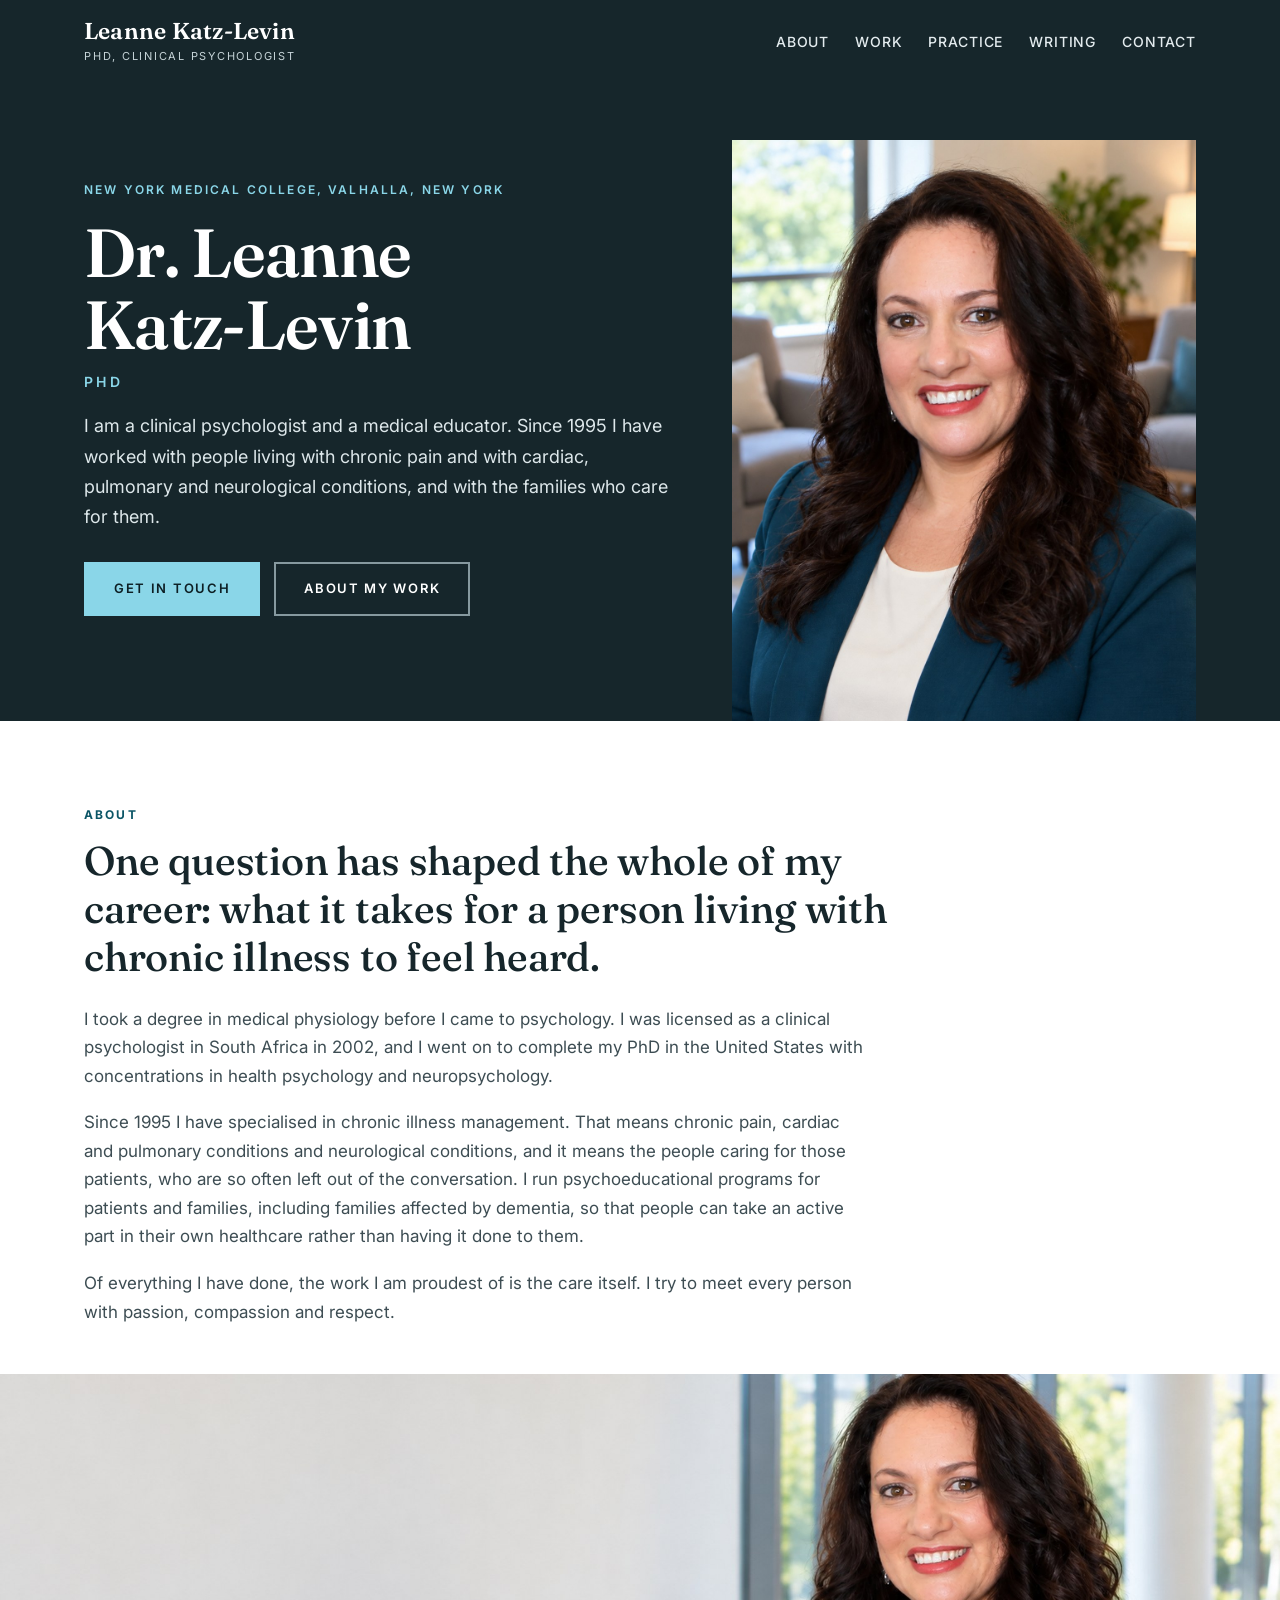
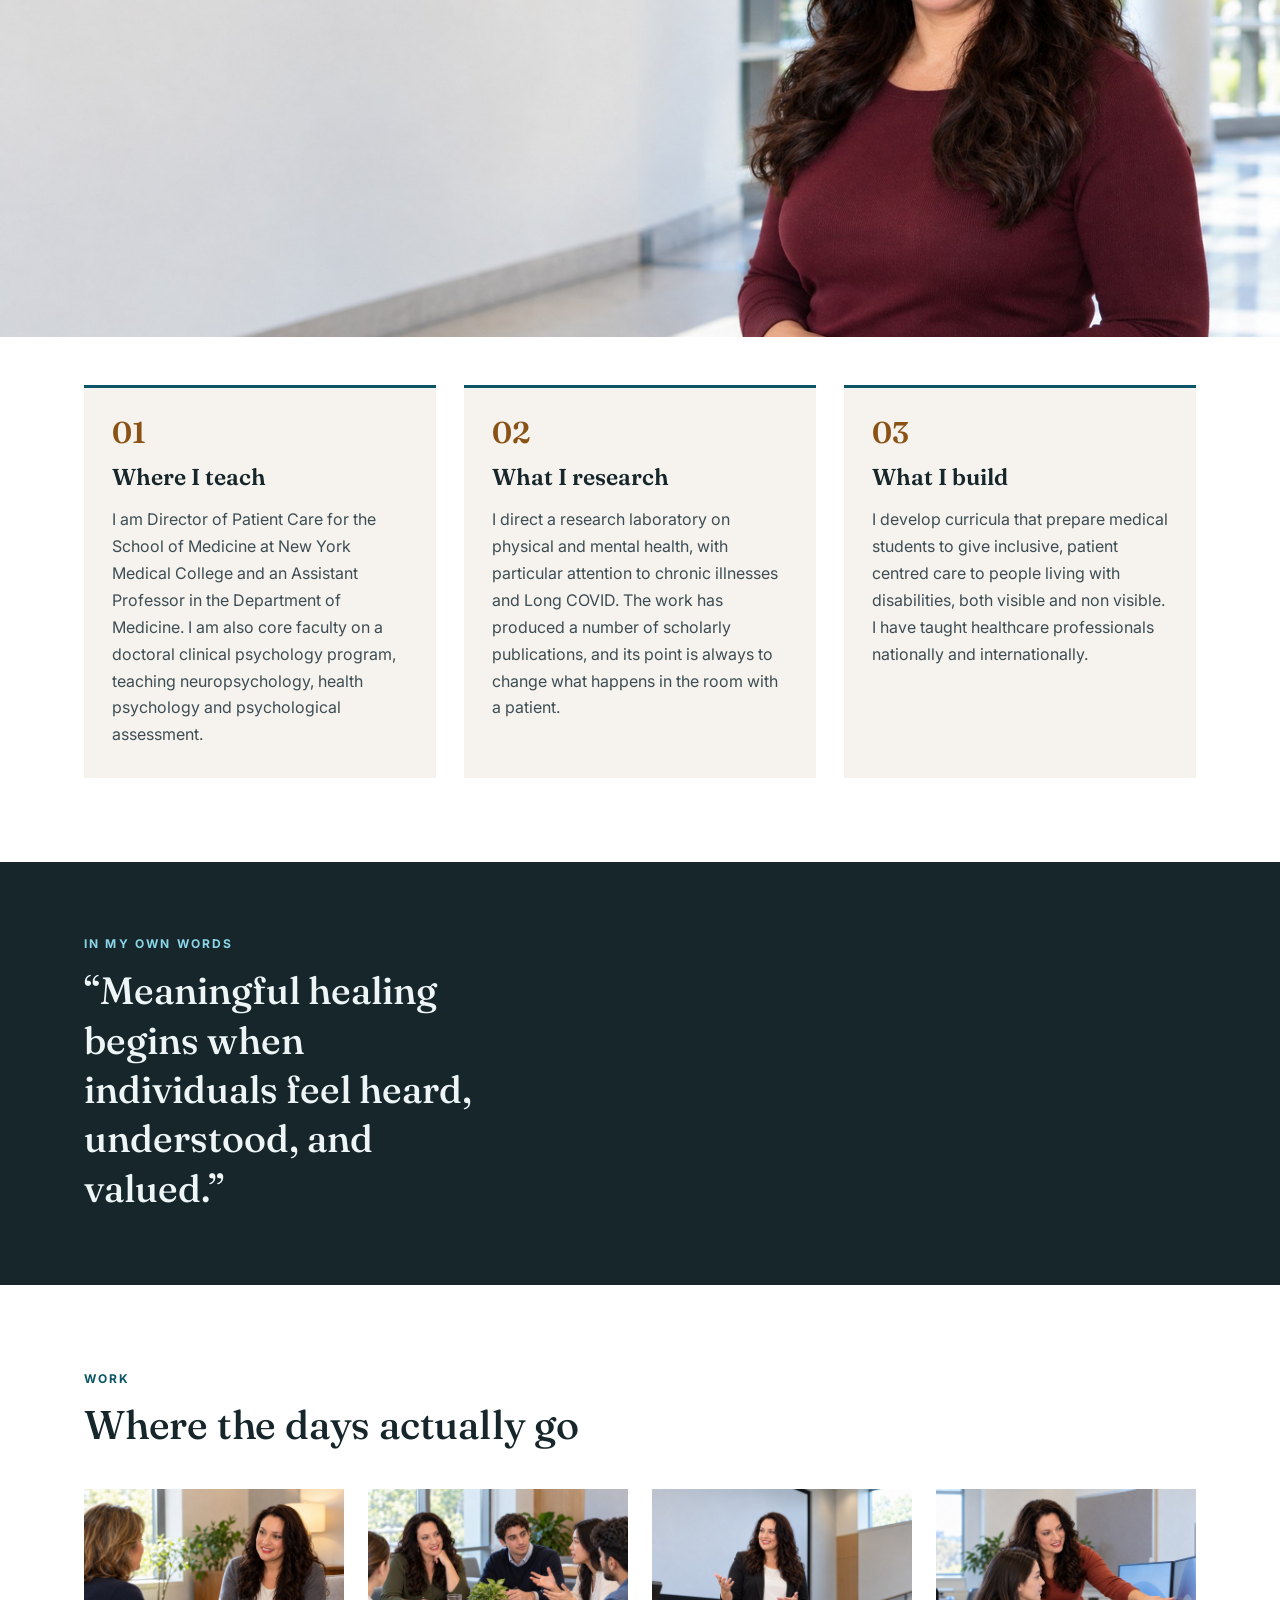
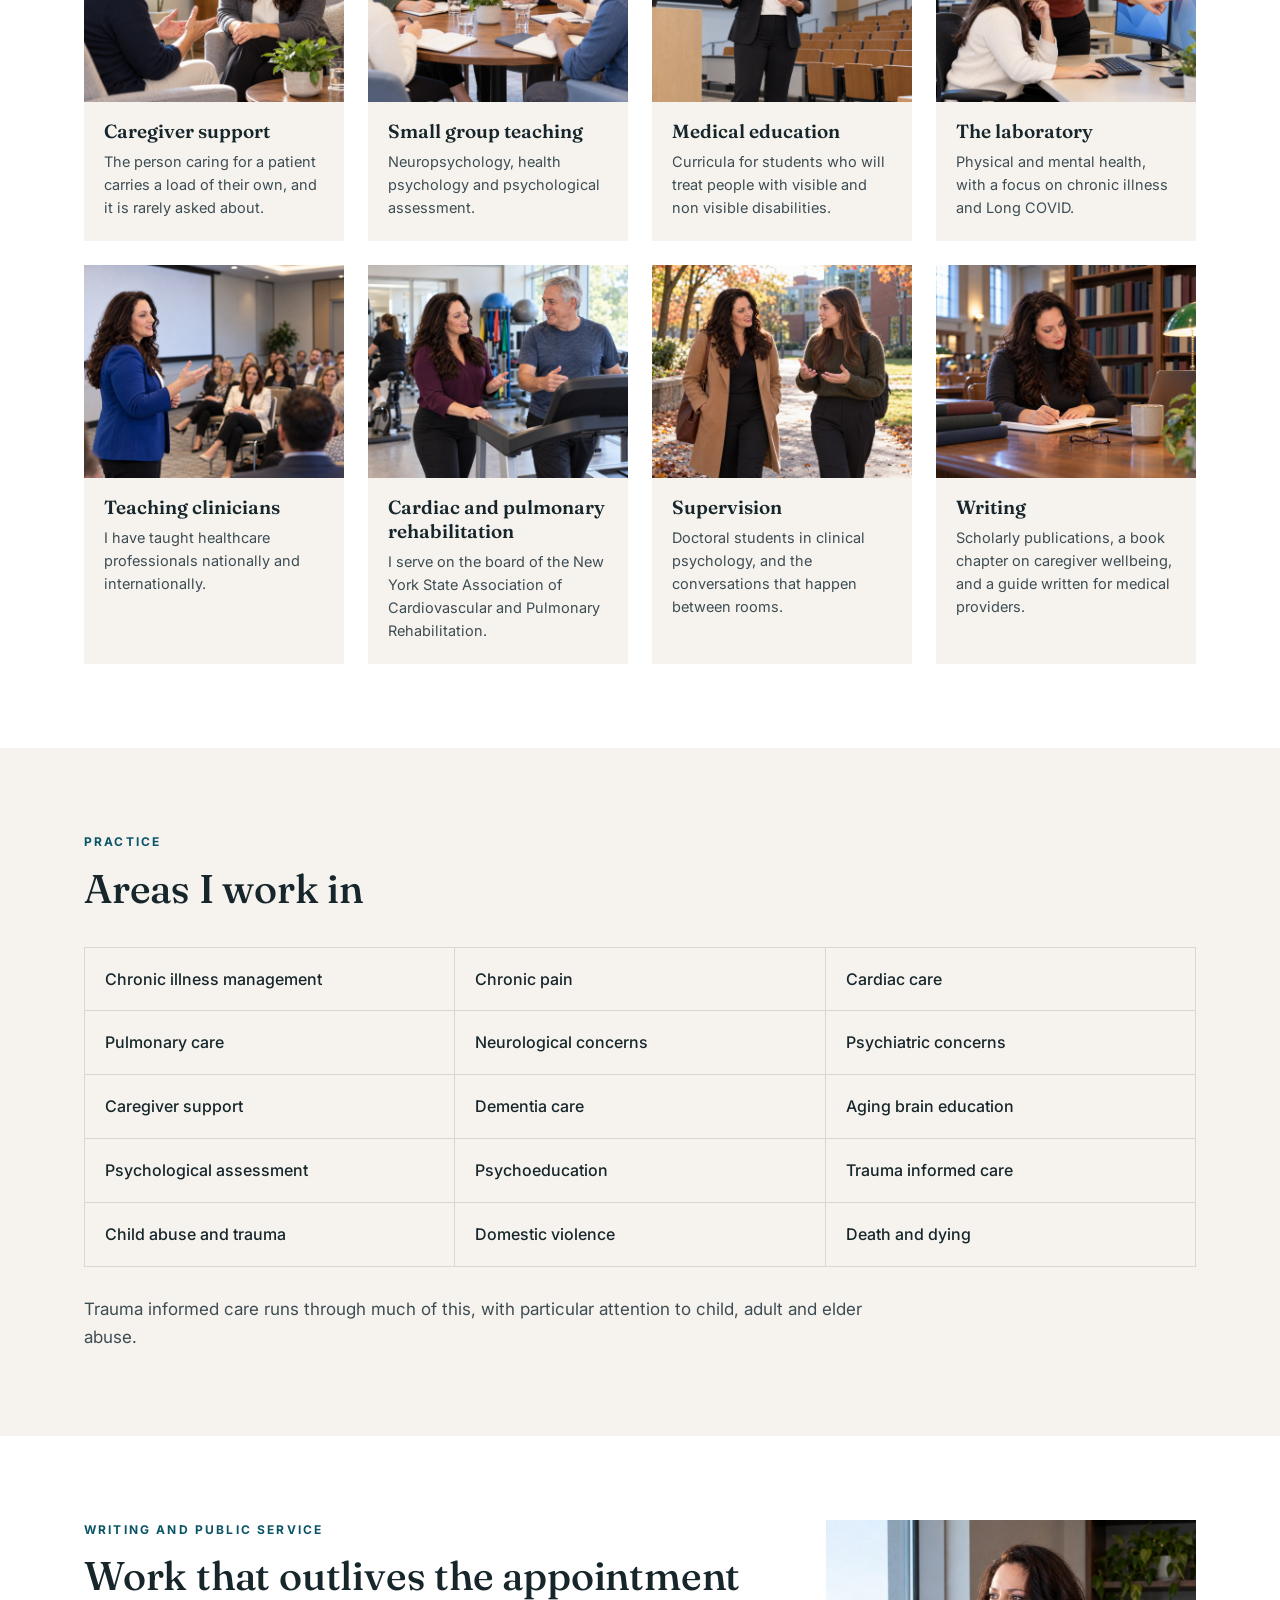
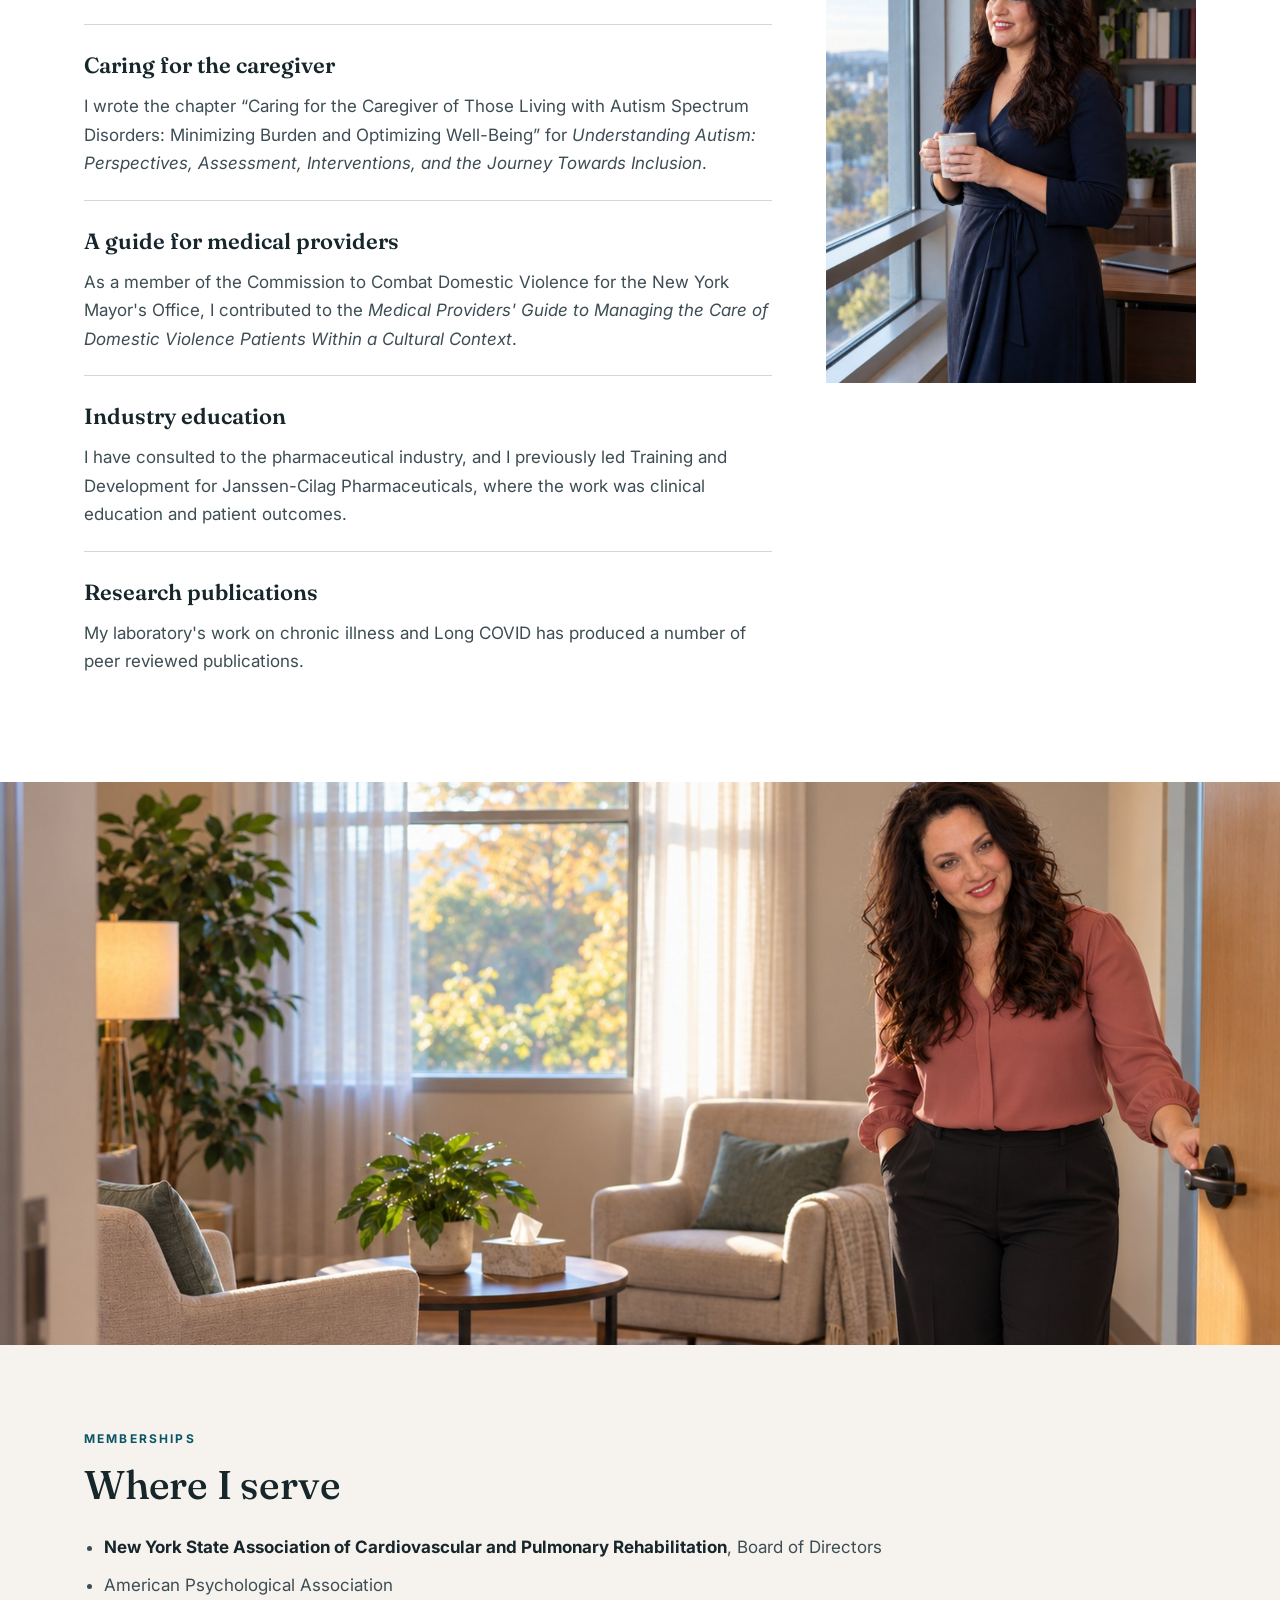
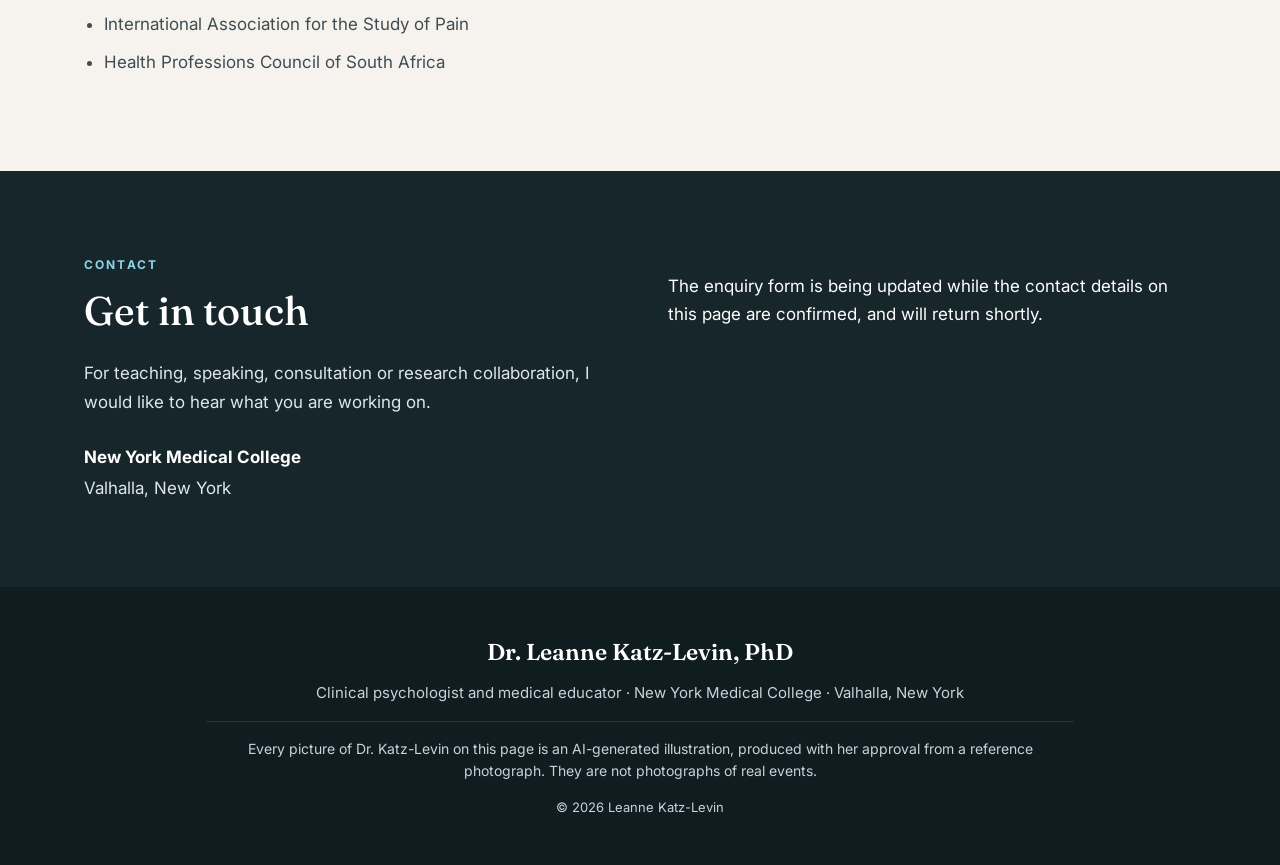
<file: index.html>
<!DOCTYPE html>
<html lang="en">
<head>
<meta charset="utf-8">
<meta content="width=device-width, initial-scale=1, shrink-to-fit=no" name="viewport">
<title>Dr. Leanne Katz-Levin, PhD | Clinical Psychologist and Medical Educator</title>
<!-- STAGING ONLY. When this moves to her own domain: delete the robots meta below and change robots.txt to "Allow: /". -->
<meta name="robots" content="noindex, nofollow">
<meta name="description" content="Dr. Leanne Katz-Levin, PhD, clinical psychologist and medical educator at New York Medical College. Chronic illness management, caregiver support, health psychology, neuropsychology and research into chronic illness and Long COVID.">
<link rel="icon" href="favicon.ico" sizes="any">
<link rel="icon" href="favicon.png" type="image/png">
<link rel="preconnect" href="https://fonts.googleapis.com">
<link rel="preconnect" href="https://fonts.gstatic.com" crossorigin>
<link href="https://fonts.googleapis.com/css2?family=Fraunces:opsz,wght@9..144,500;9..144,600&family=Inter:wght@400;500;600;700&display=swap" rel="stylesheet">
<link href="css/lk.css" rel="stylesheet">
</head>

<body>

<a class="lk-skip" href="#main">Skip to content</a>

<header class="lk-header" id="home">
  <div class="lk-bar">
    <a class="lk-brand" href="#home">
      <span class="lk-brand-name">Leanne Katz-Levin</span>
      <span class="lk-brand-role">PhD, Clinical Psychologist</span>
    </a>
    <nav class="lk-nav" aria-label="Main">
      <ul>
        <li><a class="lk-nav-link" href="#about">About</a></li>
        <li><a class="lk-nav-link" href="#work">Work</a></li>
        <li><a class="lk-nav-link" href="#practice">Practice</a></li>
        <li><a class="lk-nav-link" href="#writing">Writing</a></li>
        <li><a class="lk-nav-link" href="#contact">Contact</a></li>
      </ul>
    </nav>
    <button class="lk-menu-btn" id="lk-menu-btn" type="button" aria-expanded="false" aria-controls="lk-menu">
      <span class="lk-menu-btn-label">Menu</span>
      <span class="lk-menu-bars" aria-hidden="true"><span></span><span></span><span></span></span>
    </button>
  </div>

  <div class="lk-menu" id="lk-menu" hidden>
    <div class="lk-menu-inner">
      <button class="lk-menu-close" id="lk-menu-close" type="button" aria-label="Close menu"><span aria-hidden="true">&times;</span></button>
      <nav aria-label="Menu">
        <ul class="lk-menu-list">
          <li><a class="lk-menu-link" href="#about">About</a></li>
          <li><a class="lk-menu-link" href="#work">Work</a></li>
          <li><a class="lk-menu-link" href="#practice">Practice</a></li>
          <li><a class="lk-menu-link" href="#writing">Writing</a></li>
          <li><a class="lk-menu-link" href="#memberships">Memberships</a></li>
          <li><a class="lk-menu-link" href="#contact">Contact</a></li>
        </ul>
      </nav>
      <p class="lk-menu-foot">New York Medical College<br>Valhalla, New York</p>
    </div>
  </div>
</header>

<main id="main">

<section class="lk-hero" aria-labelledby="lk-hero-h">
  <div class="lk-container lk-hero-grid">
    <div class="lk-hero-text">
      <p class="lk-eyebrow">New York Medical College, Valhalla, New York</p>
      <h1 class="lk-h1" id="lk-hero-h">Dr. Leanne<span>Katz-Levin</span><em>PhD</em></h1>
      <p class="lk-lede">I am a clinical psychologist and a medical educator. Since 1995 I have worked with people living with chronic pain and with cardiac, pulmonary and neurological conditions, and with the families who care for them.</p>
      <div class="lk-hero-actions">
        <a class="lk-btn lk-btn-solid" href="#contact">Get in touch</a>
        <a class="lk-btn lk-btn-ghost" href="#about">About my work</a>
      </div>
    </div>
    <div class="lk-hero-media">
      <img src="img/portrait.jpg" width="1120" height="1400" alt="Dr. Leanne Katz-Levin" fetchpriority="high">
    </div>
  </div>
</section>

<section class="lk-sec" id="about" aria-labelledby="lk-about-h">
  <div class="lk-container">
    <p class="lk-kicker">About</p>
    <h2 class="lk-h2" id="lk-about-h">One question has shaped the whole of my career: what it takes for a person living with chronic illness to feel heard.</h2>
    <div class="lk-prose">
      <p>I took a degree in medical physiology before I came to psychology. I was licensed as a clinical psychologist in South Africa in 2002, and I went on to complete my PhD in the United States with concentrations in health psychology and neuropsychology.</p>
      <p>Since 1995 I have specialised in chronic illness management. That means chronic pain, cardiac and pulmonary conditions and neurological conditions, and it means the people caring for those patients, who are so often left out of the conversation. I run psychoeducational programs for patients and families, including families affected by dementia, so that people can take an active part in their own healthcare rather than having it done to them.</p>
      <p>Of everything I have done, the work I am proudest of is the care itself. I try to meet every person with passion, compassion and respect.</p>
    </div>
  </div>

  <div class="lk-about-media">
    <img src="img/band-atrium.jpg" width="2048" height="900" alt="Dr. Katz-Levin standing in a university teaching atrium" loading="lazy">
  </div>

  <div class="lk-container">
    <div class="lk-cards">
      <article class="lk-card">
        <p class="lk-card-num">01</p>
        <h3 class="lk-card-h">Where I teach</h3>
        <p class="lk-card-t">I am Director of Patient Care for the School of Medicine at New York Medical College and an Assistant Professor in the Department of Medicine. I am also core faculty on a doctoral clinical psychology program, teaching neuropsychology, health psychology and psychological assessment.</p>
      </article>
      <article class="lk-card">
        <p class="lk-card-num">02</p>
        <h3 class="lk-card-h">What I research</h3>
        <p class="lk-card-t">I direct a research laboratory on physical and mental health, with particular attention to chronic illnesses and Long COVID. The work has produced a number of scholarly publications, and its point is always to change what happens in the room with a patient.</p>
      </article>
      <article class="lk-card">
        <p class="lk-card-num">03</p>
        <h3 class="lk-card-h">What I build</h3>
        <p class="lk-card-t">I develop curricula that prepare medical students to give inclusive, patient centred care to people living with disabilities, both visible and non visible. I have taught healthcare professionals nationally and internationally.</p>
      </article>
    </div>
  </div>
</section>

<section class="lk-quote-sec" aria-label="A quotation from Dr. Katz-Levin">
  <div class="lk-container">
    <p class="lk-kicker lk-kicker-light">In my own words</p>
    <blockquote class="lk-quote">
      <p>&ldquo;Meaningful healing begins when individuals feel heard, understood, and valued.&rdquo;</p>
    </blockquote>
  </div>
</section>

<section class="lk-sec" id="work" aria-labelledby="lk-work-h">
  <div class="lk-container">
    <p class="lk-kicker">Work</p>
    <h2 class="lk-h2" id="lk-work-h">Where the days actually go</h2>
    <div class="lk-grid">
      <figure class="lk-tile">
        <img src="img/w-listening.jpg" width="1100" height="900" alt="Dr. Katz-Levin listening to a family caregiver in a consultation room" loading="lazy">
        <figcaption><span class="lk-tile-h">Caregiver support</span><span class="lk-tile-t">The person caring for a patient carries a load of their own, and it is rarely asked about.</span></figcaption>
      </figure>
      <figure class="lk-tile">
        <img src="img/w-teaching.jpg" width="1100" height="900" alt="Dr. Katz-Levin in a small group teaching session with medical students" loading="lazy">
        <figcaption><span class="lk-tile-h">Small group teaching</span><span class="lk-tile-t">Neuropsychology, health psychology and psychological assessment.</span></figcaption>
      </figure>
      <figure class="lk-tile">
        <img src="img/w-lecture.jpg" width="1100" height="900" alt="Dr. Katz-Levin at the front of a medical school lecture room" loading="lazy">
        <figcaption><span class="lk-tile-h">Medical education</span><span class="lk-tile-t">Curricula for students who will treat people with visible and non visible disabilities.</span></figcaption>
      </figure>
      <figure class="lk-tile">
        <img src="img/w-research.jpg" width="1100" height="900" alt="Dr. Katz-Levin reviewing findings with a researcher in her laboratory" loading="lazy">
        <figcaption><span class="lk-tile-h">The laboratory</span><span class="lk-tile-t">Physical and mental health, with a focus on chronic illness and Long COVID.</span></figcaption>
      </figure>
      <figure class="lk-tile">
        <img src="img/w-conference.jpg" width="1100" height="900" alt="Dr. Katz-Levin presenting to a room of healthcare professionals" loading="lazy">
        <figcaption><span class="lk-tile-h">Teaching clinicians</span><span class="lk-tile-t">I have taught healthcare professionals nationally and internationally.</span></figcaption>
      </figure>
      <figure class="lk-tile">
        <img src="img/w-rehab.jpg" width="1100" height="900" alt="Dr. Katz-Levin talking with a participant in a cardiac and pulmonary rehabilitation gym" loading="lazy">
        <figcaption><span class="lk-tile-h">Cardiac and pulmonary rehabilitation</span><span class="lk-tile-t">I serve on the board of the New York State Association of Cardiovascular and Pulmonary Rehabilitation.</span></figcaption>
      </figure>
      <figure class="lk-tile">
        <img src="img/w-campus.jpg" width="1100" height="900" alt="Dr. Katz-Levin walking across campus with a doctoral student" loading="lazy">
        <figcaption><span class="lk-tile-h">Supervision</span><span class="lk-tile-t">Doctoral students in clinical psychology, and the conversations that happen between rooms.</span></figcaption>
      </figure>
      <figure class="lk-tile">
        <img src="img/w-writing.jpg" width="1100" height="900" alt="Dr. Katz-Levin writing at a desk in a library reading room" loading="lazy">
        <figcaption><span class="lk-tile-h">Writing</span><span class="lk-tile-t">Scholarly publications, a book chapter on caregiver wellbeing, and a guide written for medical providers.</span></figcaption>
      </figure>
    </div>
  </div>
</section>

<section class="lk-sec lk-sec-alt" id="practice" aria-labelledby="lk-prac-h">
  <div class="lk-container">
    <p class="lk-kicker">Practice</p>
    <h2 class="lk-h2" id="lk-prac-h">Areas I work in</h2>
    <ul class="lk-caps">
      <li>Chronic illness management</li>
      <li>Chronic pain</li>
      <li>Cardiac care</li>
      <li>Pulmonary care</li>
      <li>Neurological concerns</li>
      <li>Psychiatric concerns</li>
      <li>Caregiver support</li>
      <li>Dementia care</li>
      <li>Aging brain education</li>
      <li>Psychological assessment</li>
      <li>Psychoeducation</li>
      <li>Trauma informed care</li>
      <li>Child abuse and trauma</li>
      <li>Domestic violence</li>
      <li>Death and dying</li>
    </ul>
    <p class="lk-note">Trauma informed care runs through much of this, with particular attention to child, adult and elder abuse.</p>
  </div>
</section>

<section class="lk-sec" id="writing" aria-labelledby="lk-writ-h">
  <div class="lk-container lk-split">
    <div>
      <p class="lk-kicker">Writing and public service</p>
      <h2 class="lk-h2" id="lk-writ-h">Work that outlives the appointment</h2>

      <div class="lk-item">
        <h3 class="lk-item-h">Caring for the caregiver</h3>
        <p class="lk-item-t">I wrote the chapter &ldquo;Caring for the Caregiver of Those Living with Autism Spectrum Disorders: Minimizing Burden and Optimizing Well-Being&rdquo; for <cite>Understanding Autism: Perspectives, Assessment, Interventions, and the Journey Towards Inclusion</cite>.</p>
      </div>

      <div class="lk-item">
        <h3 class="lk-item-h">A guide for medical providers</h3>
        <p class="lk-item-t">As a member of the Commission to Combat Domestic Violence for the New York Mayor's Office, I contributed to the <cite>Medical Providers' Guide to Managing the Care of Domestic Violence Patients Within a Cultural Context</cite>.</p>
      </div>

      <div class="lk-item">
        <h3 class="lk-item-h">Industry education</h3>
        <p class="lk-item-t">I have consulted to the pharmaceutical industry, and I previously led Training and Development for Janssen-Cilag Pharmaceuticals, where the work was clinical education and patient outcomes.</p>
      </div>

      <div class="lk-item">
        <h3 class="lk-item-h">Research publications</h3>
        <p class="lk-item-t">My laboratory's work on chronic illness and Long COVID has produced a number of peer reviewed publications.</p>
      </div>
    </div>
    <div class="lk-split-media">
      <img src="img/office.jpg" width="1000" height="1250" alt="Dr. Katz-Levin at her office window early in the morning" loading="lazy">
    </div>
  </div>
</section>

<div class="lk-band">
  <img src="img/band-room.jpg" width="2048" height="900" alt="Dr. Katz-Levin at the open door of a consultation room" loading="lazy">
</div>

<section class="lk-sec lk-sec-alt" id="memberships" aria-labelledby="lk-mem-h">
  <div class="lk-container">
    <p class="lk-kicker">Memberships</p>
    <h2 class="lk-h2" id="lk-mem-h">Where I serve</h2>
    <ul class="lk-list">
      <li><strong>New York State Association of Cardiovascular and Pulmonary Rehabilitation</strong>, Board of Directors</li>
      <li>American Psychological Association</li>
      <li>International Association for the Study of Pain</li>
      <li>Health Professions Council of South Africa</li>
    </ul>
  </div>
</section>

<section class="lk-contact" id="contact" aria-labelledby="lk-con-h">
  <div class="lk-container lk-con-grid">
    <div>
      <p class="lk-kicker lk-kicker-light">Contact</p>
      <h2 class="lk-h2 lk-h2-light" id="lk-con-h">Get in touch</h2>
      <p class="lk-con-t">For teaching, speaking, consultation or research collaboration, I would like to hear what you are working on.</p>
      <address class="lk-address">
        <strong>New York Medical College</strong><br>
        Valhalla, New York
      </address>
    </div>

    <div class="lk-con-form">
      <!-- Enquiry form withdrawn 2026-10-06. The address it delivered to,
           lkatzlevine@gmail.com, hard bounced on 6 October, so every message sent through
           this form would have been accepted by the page and then silently lost. A form
           that discards enquiries is worse than no form. Note that the same transposition
           appears in her name on the client sheet, which reads Levine where she publishes
           as Katz-Levin, so the address on file may carry the same slip. Do not guess at a
           corrected spelling. Restore the markup below once a working address is confirmed.
      <form action="https://formsubmit.co/REPLACE-WITH-WORKING-ADDRESS" method="POST">
        <input type="hidden" name="_subject" value="New message from the Dr. Leanne Katz-Levin website">
        <input type="hidden" name="_template" value="table">
        <input type="hidden" name="_captcha" value="true">
        <input type="text" name="_honey" class="lk-hp" tabindex="-1" autocomplete="off" aria-hidden="true">
        <div class="lk-field-row">
          <p class="lk-field"><label for="f-name">Name</label><input id="f-name" name="name" type="text" required autocomplete="name"></p>
          <p class="lk-field"><label for="f-email">Email</label><input id="f-email" name="email" type="email" required autocomplete="email"></p>
        </div>
        <p class="lk-field"><label for="f-org">Organisation</label><input id="f-org" name="organisation" type="text" autocomplete="organization"></p>
        <p class="lk-field"><label for="f-msg">Message</label><textarea id="f-msg" name="message" rows="5" required></textarea></p>
        <button class="lk-btn lk-btn-solid lk-btn-wide" type="submit">Send message</button>
      </form>
      -->
      <p>The enquiry form is being updated while the contact details on this page are confirmed, and will return shortly.</p>
    </div>
  </div>
</section>

</main>

<footer class="lk-footer">
  <div class="lk-container">
    <p class="lk-foot-name">Dr. Leanne Katz-Levin, PhD</p>
    <p class="lk-foot-t">Clinical psychologist and medical educator &middot; New York Medical College &middot; Valhalla, New York</p>
    <p class="lk-foot-note">Every picture of Dr. Katz-Levin on this page is an AI-generated illustration, produced with her approval from a reference photograph. They are not photographs of real events.</p>
    <p class="lk-foot-c">&copy; 2026 Leanne Katz-Levin</p>
  </div>
</footer>

<a class="lk-top" href="#home" aria-label="Back to top"><span aria-hidden="true">&uarr;</span></a>

<script src="js/lk.js"></script>
</body>
</html>
</file>
<file: css/lk.css>
/* Dr. Leanne Katz-Levin, PhD. Own prefix lk-, no demo stylesheet loaded.
   Accent tokens, each measured against the ground it is used on:
     --lk-ink      #16262b on #ffffff = 13.72:1
     --lk-body     #3d4d53 on #ffffff =  8.07:1
     --lk-accent   #0b5566 on #ffffff =  7.68:1   kickers and links on white
     --lk-accent-l #8ad6e8 on #16262b = 10.11:1   links and kickers on the dark ground
     --lk-amber    #8a5214 on #f6f3ef =  7.09:1   card numerals on the tinted ground
*/

:root{
  --lk-ink:#16262b;
  --lk-body:#3d4d53;
  --lk-accent:#0b5566;
  --lk-accent-l:#8ad6e8;
  --lk-amber:#8a5214;
  --lk-white:#ffffff;
  --lk-tint:#f6f3ef;
  --lk-rule:#ddd6cd;
  --lk-dark:#16262b;
  --lk-dark-2:#0f1c20;
  --lk-max:1160px;
  --lk-sans:"Inter",-apple-system,BlinkMacSystemFont,"Segoe UI",Helvetica,Arial,sans-serif;
  --lk-disp:"Fraunces","Iowan Old Style",Georgia,serif;
}

*,*::before,*::after{box-sizing:border-box;}
body{
  margin:0;background:var(--lk-white);color:var(--lk-body);
  font-family:var(--lk-sans);font-size:17px;line-height:1.68;
  -webkit-font-smoothing:antialiased;overflow-x:hidden;
}
img{max-width:100%;height:auto;display:block;}
a{color:var(--lk-accent);}
a:hover{color:var(--lk-ink);}

.lk-container{max-width:var(--lk-max);margin:0 auto;padding:0 24px;}

.lk-skip{
  position:absolute;left:-9999px;top:0;z-index:200;
  background:var(--lk-ink);color:#fff;padding:12px 18px;font-weight:600;text-decoration:none;
}
.lk-skip:focus{left:8px;top:8px;color:#fff;}

/* header */
.lk-header{position:relative;z-index:60;background:var(--lk-ink);}
.lk-bar{max-width:var(--lk-max);margin:0 auto;padding:18px 24px;display:flex;align-items:center;gap:24px;}
.lk-brand{margin-right:auto;text-decoration:none;}
.lk-brand:hover{text-decoration:none;}
.lk-brand-name{
  display:block;font-family:var(--lk-disp);font-size:23px;font-weight:600;
  color:#fff;line-height:1.15;letter-spacing:.01em;
}
.lk-brand-role{
  display:block;font-size:11px;letter-spacing:.16em;text-transform:uppercase;
  color:#c6d4d8;margin-top:3px;
}
.lk-nav ul{list-style:none;margin:0;padding:0;display:flex;gap:26px;}
.lk-nav-link{
  color:#e3ebee;text-decoration:none;font-size:14px;font-weight:500;
  letter-spacing:.06em;text-transform:uppercase;padding:6px 0;display:inline-block;
}
.lk-nav-link:hover,.lk-nav-link:focus{color:#fff;text-decoration:none;}
.lk-nav-link:focus-visible{outline:2px solid var(--lk-accent-l);outline-offset:4px;color:#fff;}

.lk-menu-btn{
  display:none;align-items:center;gap:10px;background:none;border:1px solid #4a5f66;
  color:#fff;padding:8px 14px;cursor:pointer;font-family:inherit;
  font-size:12px;letter-spacing:.14em;text-transform:uppercase;
}
.lk-menu-btn:focus-visible{outline:2px solid var(--lk-accent-l);outline-offset:3px;color:#fff;}
.lk-menu-bars{display:inline-block;width:18px;}
.lk-menu-bars span{display:block;height:2px;background:#fff;margin:3px 0;}

.lk-menu{position:fixed;inset:0;z-index:120;background:var(--lk-dark-2);padding:80px 24px 40px;overflow-y:auto;}
.lk-menu[hidden]{display:none;}
.lk-menu-inner{max-width:520px;margin:0 auto;}
.lk-menu-close{
  position:absolute;top:18px;right:20px;background:none;border:0;color:#fff;
  font-size:34px;line-height:1;cursor:pointer;padding:6px 12px;
}
.lk-menu-close:focus-visible{outline:2px solid var(--lk-accent-l);outline-offset:6px;color:#fff;}
.lk-menu-list{list-style:none;margin:0;padding:0;}
.lk-menu-list li{border-bottom:1px solid #27383d;}
.lk-menu-link{
  display:block;padding:15px 0;color:#f0f5f6;text-decoration:none;
  font-family:var(--lk-disp);font-size:27px;font-weight:600;
}
.lk-menu-link:hover{color:var(--lk-accent-l);text-decoration:none;}
.lk-menu-link:focus-visible{outline:2px solid var(--lk-accent-l);outline-offset:4px;color:#fff;}
.lk-menu-foot{margin-top:28px;color:#c6d4d8;font-size:14px;line-height:1.7;}

/* hero */
.lk-hero{background:var(--lk-ink);color:#fff;}
.lk-hero-grid{display:grid;grid-template-columns:1fr 0.78fr;gap:52px;align-items:center;padding-top:56px;}
.lk-hero-text{padding-bottom:64px;}
.lk-eyebrow{margin:0 0 16px;font-size:12px;letter-spacing:.18em;text-transform:uppercase;color:var(--lk-accent-l);font-weight:600;}
.lk-h1{
  font-family:var(--lk-disp);font-weight:600;color:#fff;
  font-size:clamp(40px,5.6vw,68px);line-height:1.06;margin:0 0 22px;letter-spacing:-.01em;
}
.lk-h1 span{display:block;}
.lk-h1 em{
  display:block;font-style:normal;font-family:var(--lk-sans);font-weight:600;
  font-size:14px;letter-spacing:.24em;text-transform:uppercase;color:var(--lk-accent-l);margin-top:14px;
}
.lk-lede{color:#dde7ea;font-size:18px;margin:0 0 30px;max-width:36em;}
.lk-hero-actions{display:flex;flex-wrap:wrap;gap:14px;}

/* buttons */
.lk-btn{
  display:inline-block;padding:14px 28px;text-decoration:none;cursor:pointer;
  font-family:inherit;font-size:13px;letter-spacing:.13em;text-transform:uppercase;
  font-weight:600;border:2px solid transparent;
}
.lk-btn-solid{background:var(--lk-accent-l);color:#0d1f24;border-color:var(--lk-accent-l);}
.lk-btn-solid:hover{background:#a9e3f1;color:#0d1f24;text-decoration:none;}
.lk-btn-solid:focus-visible{outline:2px solid #ffffff;outline-offset:3px;color:#0d1f24;}
.lk-btn-ghost{color:#ffffff;border-color:#86999f;background:transparent;}
.lk-btn-ghost:hover{border-color:#ffffff;color:#ffffff;text-decoration:none;}
.lk-btn-ghost:focus-visible{outline:2px solid var(--lk-accent-l);outline-offset:3px;color:#ffffff;}
.lk-btn-wide{width:100%;text-align:center;}

/* sections */
.lk-sec{padding:84px 0;background:var(--lk-white);}
.lk-sec-alt{background:var(--lk-tint);}
.lk-kicker{margin:0 0 12px;font-size:12px;letter-spacing:.18em;text-transform:uppercase;font-weight:700;color:var(--lk-accent);}
.lk-kicker-light{color:var(--lk-accent-l);}
.lk-h2{
  font-family:var(--lk-disp);font-weight:500;color:var(--lk-ink);
  font-size:clamp(27px,3.2vw,40px);line-height:1.2;margin:0 0 24px;max-width:21em;letter-spacing:-.005em;
}
.lk-h2-light{color:#ffffff;}
.lk-prose{max-width:46em;}
.lk-prose p{margin:0 0 18px;}
.lk-note{margin:28px 0 0;color:var(--lk-body);max-width:46em;}

.lk-about-media{margin:48px 0;}
.lk-about-media img{width:100%;}
.lk-band img{width:100%;}

.lk-cards{display:grid;grid-template-columns:repeat(3,1fr);gap:28px;}
.lk-card{background:var(--lk-tint);padding:30px 28px;border-top:3px solid var(--lk-accent);}
.lk-card-num{margin:0 0 10px;font-family:var(--lk-disp);font-size:30px;font-weight:600;color:var(--lk-amber);line-height:1;}
.lk-card-h{font-family:var(--lk-disp);font-size:23px;font-weight:600;color:var(--lk-ink);margin:0 0 10px;}
.lk-card-t{margin:0;color:var(--lk-body);font-size:16px;}

/* quote */
.lk-quote-sec{background:var(--lk-dark);color:#fff;padding:72px 0;}
.lk-quote{margin:0;max-width:24em;}
.lk-quote p{
  margin:0;color:#eef5f7;font-family:var(--lk-disp);font-weight:500;
  font-size:clamp(24px,3.2vw,38px);line-height:1.3;
}

/* work grid */
.lk-grid{display:grid;grid-template-columns:repeat(4,1fr);gap:24px;margin-top:40px;}
.lk-tile{margin:0;background:var(--lk-tint);}
.lk-tile img{width:100%;}
.lk-tile figcaption{padding:18px 20px 22px;display:block;}
.lk-tile-h{display:block;font-family:var(--lk-disp);font-size:19px;font-weight:600;color:var(--lk-ink);margin-bottom:6px;line-height:1.25;}
.lk-tile-t{display:block;color:var(--lk-body);font-size:14.5px;line-height:1.6;}

/* practice list */
.lk-caps{
  list-style:none;margin:34px 0 0;padding:0;
  display:grid;grid-template-columns:repeat(3,1fr);gap:1px;
  background:var(--lk-rule);border:1px solid var(--lk-rule);
}
.lk-caps li{background:var(--lk-tint);padding:18px 20px;color:var(--lk-ink);font-size:16px;font-weight:500;}

/* writing */
.lk-split{display:grid;grid-template-columns:1.3fr 0.7fr;gap:54px;align-items:start;}
.lk-split-media img{width:100%;}
.lk-item{padding:22px 0;border-top:1px solid var(--lk-rule);}
.lk-item-h{font-family:var(--lk-disp);font-size:22px;font-weight:600;color:var(--lk-ink);margin:0 0 8px;}
.lk-item-t{margin:0;color:var(--lk-body);}
.lk-item-t cite{font-style:italic;}

.lk-list{margin:0;padding-left:20px;color:var(--lk-body);}
.lk-list li{margin-bottom:10px;}
.lk-list strong{color:var(--lk-ink);}

/* contact */
.lk-contact{background:var(--lk-dark);color:#fff;padding:84px 0;}
.lk-con-grid{display:grid;grid-template-columns:1fr 1fr;gap:56px;align-items:start;}
.lk-con-t{color:#dde7ea;margin:0 0 26px;max-width:32em;}
.lk-address{font-style:normal;color:#dde7ea;line-height:1.8;}
.lk-address strong{color:#ffffff;}

.lk-con-form label{
  display:block;font-size:12px;letter-spacing:.14em;text-transform:uppercase;
  color:#c6d4d8;margin-bottom:7px;font-weight:600;
}
.lk-field{margin:0 0 18px;}
.lk-field-row{display:grid;grid-template-columns:1fr 1fr;gap:18px;}
.lk-con-form input[type=text],
.lk-con-form input[type=email],
.lk-con-form textarea{
  width:100%;background:#0d1c21;border:1px solid #4a5f66;color:#ffffff;
  padding:12px 14px;font-family:inherit;font-size:16px;border-radius:0;
}
.lk-con-form input:focus,.lk-con-form textarea:focus{
  outline:2px solid var(--lk-accent-l);outline-offset:1px;border-color:var(--lk-accent-l);color:#ffffff;
}
.lk-con-form textarea{resize:vertical;}
.lk-hp{position:absolute!important;left:-9999px!important;width:1px!important;height:1px!important;opacity:0;}

/* footer */
.lk-footer{background:var(--lk-dark-2);color:#c6d4d8;padding:46px 0;text-align:center;}
.lk-foot-name{margin:0 0 8px;font-family:var(--lk-disp);font-size:23px;font-weight:600;color:#ffffff;}
.lk-foot-t{margin:0 0 16px;font-size:15px;color:#c6d4d8;}
.lk-foot-note{
  margin:0 auto 14px;max-width:62em;font-size:14px;line-height:1.6;color:#c6d4d8;
  padding-top:16px;border-top:1px solid #27383d;
}
.lk-foot-c{margin:0;font-size:13px;color:#c6d4d8;}

/* back to top */
.lk-top{
  position:fixed;right:20px;bottom:20px;z-index:90;width:46px;height:46px;
  display:none;align-items:center;justify-content:center;
  background:var(--lk-ink);color:#ffffff;text-decoration:none;font-size:20px;
}
.lk-top.is-on{display:flex;}
.lk-top:hover{background:var(--lk-accent);color:#ffffff;text-decoration:none;}
.lk-top:focus-visible{outline:2px solid var(--lk-accent-l);outline-offset:3px;color:#ffffff;}

/* responsive */
@media (max-width:1100px){
  .lk-grid{grid-template-columns:repeat(2,1fr);}
}
@media (max-width:1024px){
  .lk-cards{grid-template-columns:1fr;}
  .lk-caps{grid-template-columns:repeat(2,1fr);}
  .lk-split,.lk-con-grid{grid-template-columns:1fr;gap:38px;}
  .lk-split-media{max-width:440px;}
}
@media (max-width:860px){
  .lk-nav{display:none;}
  .lk-menu-btn{display:inline-flex;}
  .lk-hero-grid{grid-template-columns:1fr;gap:0;padding-top:40px;}
  .lk-hero-text{padding-bottom:38px;}
}
@media (max-width:640px){
  body{font-size:16px;}
  .lk-sec,.lk-quote-sec,.lk-contact{padding:56px 0;}
  .lk-grid,.lk-caps{grid-template-columns:1fr;}
  .lk-field-row{grid-template-columns:1fr;}
  .lk-about-media{margin:34px 0;}
  .lk-hero-actions .lk-btn{flex:1 1 100%;text-align:center;}
}

@media (prefers-reduced-motion:reduce){
  *{animation:none!important;transition:none!important;scroll-behavior:auto!important;}
}
</file>
